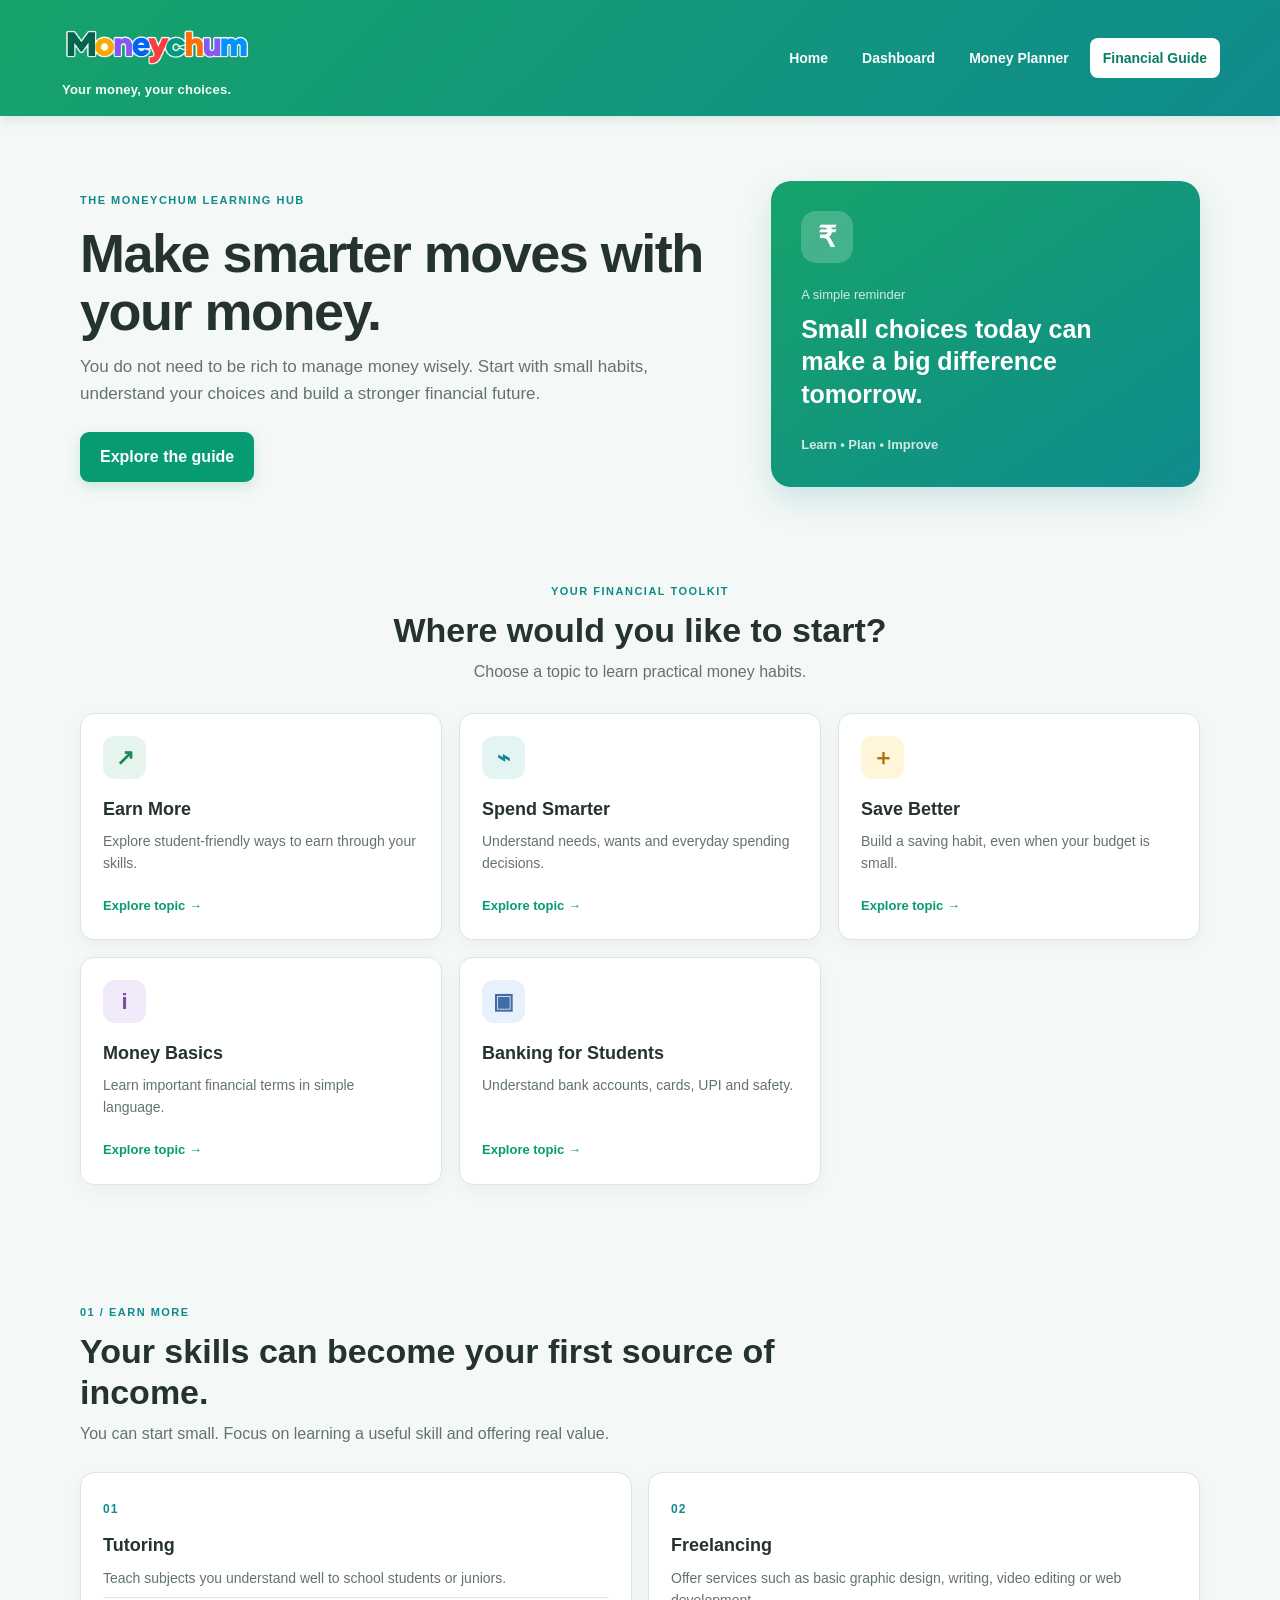
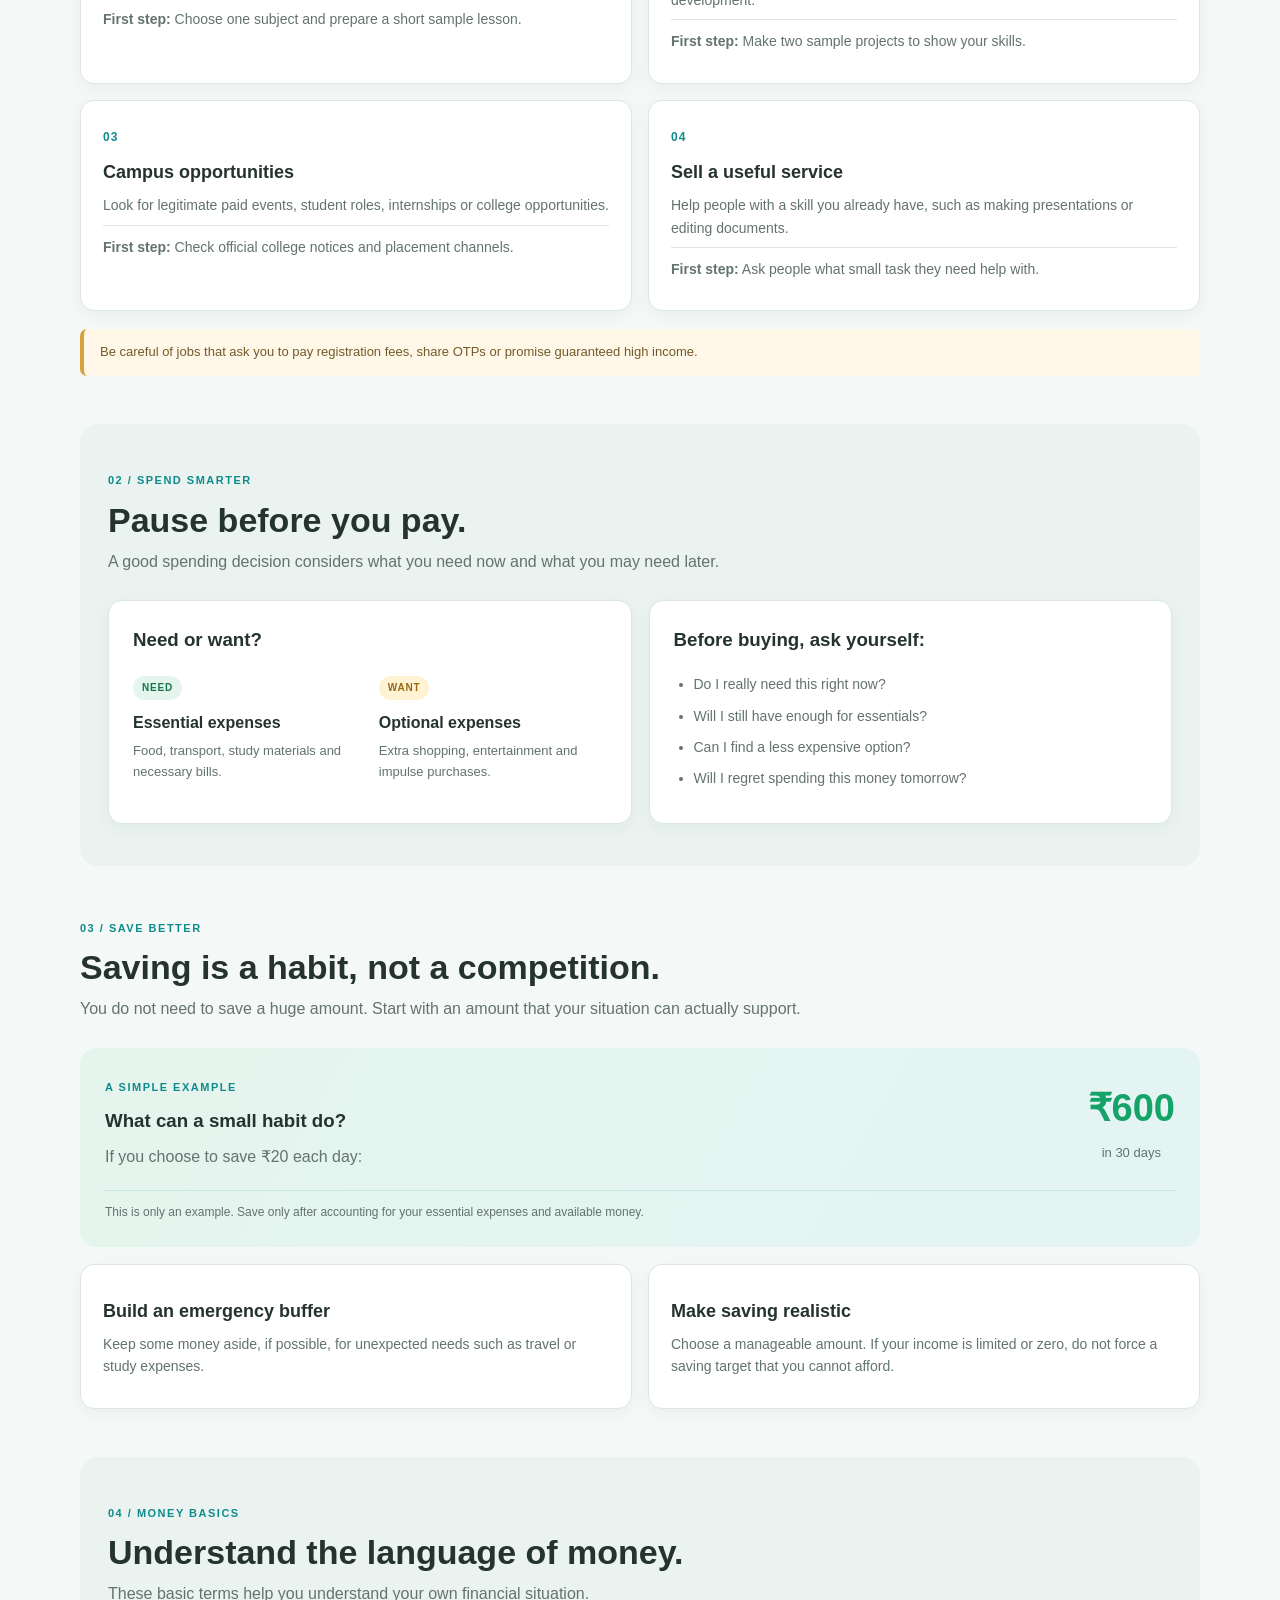
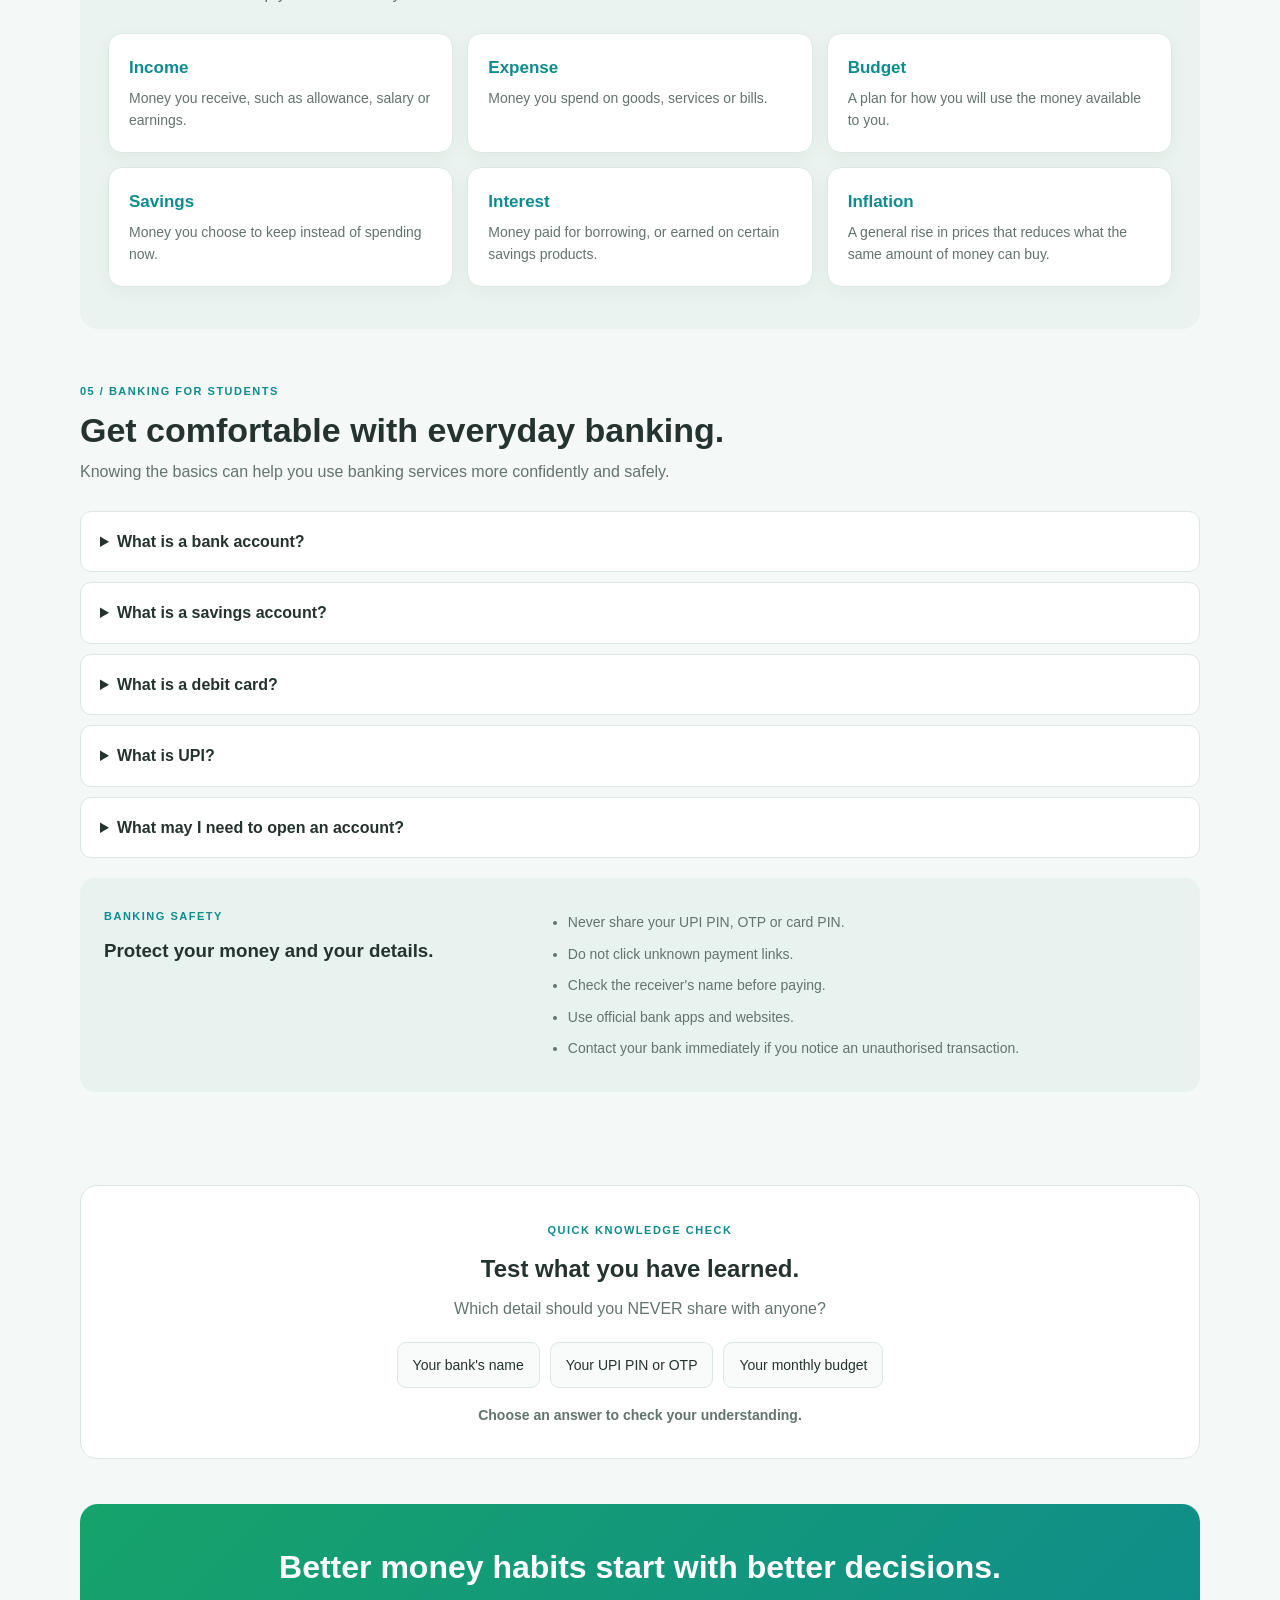
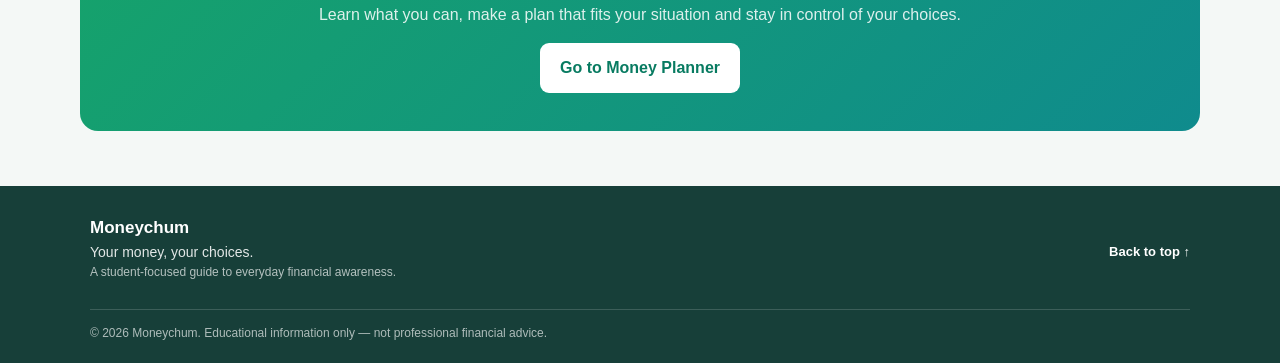
<file: guide.html>
<!DOCTYPE html>
<html lang="en">

<head>
    <meta charset="UTF-8">
    <meta name="viewport" content="width=device-width, initial-scale=1.0">
    <title>Moneychum | Financial Guide</title>
    <link rel="stylesheet" href="guide.css">
    <script src="guide.js" defer></script>
</head>

<body>

    <!-- HEADER: same Moneychum branding -->
    <header class="site-header" id="top">
        <div class="header-inner">
            <a class="brand" href="home.html">
                <img src="assets/logo2.png" alt="Moneychum logo" class="brand-logo">
                <span class="brand-tagline">Your money, your choices.</span>
            </a>


            <nav class="main-nav" aria-label="Main navigation">
                <a href="home.html">Home</a>
                <a href="dashboard.html">Dashboard</a>
                <a href="planner.html">Money Planner</a>
                <a href="guide.html" class="active">Financial Guide</a>
            </nav>
        </div>
    </header>

    <main>
        <!-- INTRODUCTION -->
        <section class="hero page-width">
            <div class="hero-text">
                <span class="eyebrow">THE MONEYCHUM LEARNING HUB</span>
                <h1>Make smarter moves with your money.</h1>
                <p>
                    You do not need to be rich to manage money wisely.
                    Start with small habits, understand your choices and
                    build a stronger financial future.
                </p>
                <a class="primary-link" href="#guide-topics">Explore the guide</a>
            </div>

            <div class="hero-card">
                <div class="hero-card-icon">₹</div>
                <p class="hero-card-label">A simple reminder</p>
                <h2>Small choices today can make a big difference tomorrow.</h2>
                <span>Learn • Plan • Improve</span>
            </div>
        </section>

        <!-- TOPIC CARDS -->
        <section class="page-width guide-section" id="guide-topics">
            <div class="section-heading">
                <span class="eyebrow">YOUR FINANCIAL TOOLKIT</span>
                <h2>Where would you like to start?</h2>
                <p>Choose a topic to learn practical money habits.</p>
            </div>

            <div class="topic-grid">
                <a class="topic-card" href="#earn">
                    <span class="topic-icon green">↗</span>
                    <h3>Earn More</h3>
                    <p>Explore student-friendly ways to earn through your skills.</p>
                    <span class="card-link">Explore topic →</span>
                </a>

                <a class="topic-card" href="#spend">
                    <span class="topic-icon teal">⌁</span>
                    <h3>Spend Smarter</h3>
                    <p>Understand needs, wants and everyday spending decisions.</p>
                    <span class="card-link">Explore topic →</span>
                </a>

                <a class="topic-card" href="#save">
                    <span class="topic-icon yellow">＋</span>
                    <h3>Save Better</h3>
                    <p>Build a saving habit, even when your budget is small.</p>
                    <span class="card-link">Explore topic →</span>
                </a>

                <a class="topic-card" href="#literacy">
                    <span class="topic-icon purple">i</span>
                    <h3>Money Basics</h3>
                    <p>Learn important financial terms in simple language.</p>
                    <span class="card-link">Explore topic →</span>
                </a>

                <a class="topic-card" href="#banking">
                    <span class="topic-icon blue">▣</span>
                    <h3>Banking for Students</h3>
                    <p>Understand bank accounts, cards, UPI and safety.</p>
                    <span class="card-link">Explore topic →</span>
                </a>
            </div>
        </section>

        <!-- EARN MORE -->
        <section class="content-section page-width" id="earn">
            <div class="section-heading left-heading">
                <span class="eyebrow">01 / EARN MORE</span>
                <h2>Your skills can become your first source of income.</h2>
                <p>You can start small. Focus on learning a useful skill and offering real value.</p>
            </div>

            <div class="info-grid">
                <article class="info-card">
                    <span class="mini-icon">01</span>
                    <h3>Tutoring</h3>
                    <p>Teach subjects you understand well to school students or juniors.</p>
                    <p class="tip"><strong>First step:</strong> Choose one subject and prepare a short sample lesson.
                    </p>
                </article>
                <article class="info-card">
                    <span class="mini-icon">02</span>
                    <h3>Freelancing</h3>
                    <p>Offer services such as basic graphic design, writing, video editing or web development.</p>
                    <p class="tip"><strong>First step:</strong> Make two sample projects to show your skills.</p>
                </article>
                <article class="info-card">
                    <span class="mini-icon">03</span>
                    <h3>Campus opportunities</h3>
                    <p>Look for legitimate paid events, student roles, internships or college opportunities.</p>
                    <p class="tip"><strong>First step:</strong> Check official college notices and placement channels.
                    </p>
                </article>
                <article class="info-card">
                    <span class="mini-icon">04</span>
                    <h3>Sell a useful service</h3>
                    <p>Help people with a skill you already have, such as making presentations or editing documents.</p>
                    <p class="tip"><strong>First step:</strong> Ask people what small task they need help with.</p>
                </article>
            </div>
            <p class="safety-note">Be careful of jobs that ask you to pay registration fees, share OTPs or promise
                guaranteed high income.</p>
        </section>

        <!-- SPEND SMARTER -->
        <section class="content-section page-width soft-section" id="spend">
            <div class="section-heading left-heading">
                <span class="eyebrow">02 / SPEND SMARTER</span>
                <h2>Pause before you pay.</h2>
                <p>A good spending decision considers what you need now and what you may need later.</p>
            </div>

            <div class="two-column">
                <div class="simple-panel">
                    <h3>Need or want?</h3>
                    <div class="comparison-row">
                        <div>
                            <span class="pill essential">NEED</span>
                            <h4>Essential expenses</h4>
                            <p>Food, transport, study materials and necessary bills.</p>
                        </div>
                        <div>
                            <span class="pill optional">WANT</span>
                            <h4>Optional expenses</h4>
                            <p>Extra shopping, entertainment and impulse purchases.</p>
                        </div>
                    </div>
                </div>

                <div class="simple-panel">
                    <h3>Before buying, ask yourself:</h3>
                    <ul class="check-list">
                        <li>Do I really need this right now?</li>
                        <li>Will I still have enough for essentials?</li>
                        <li>Can I find a less expensive option?</li>
                        <li>Will I regret spending this money tomorrow?</li>
                    </ul>
                </div>
            </div>
        </section>

        <!-- SAVE BETTER -->
        <section class="content-section page-width" id="save">
            <div class="section-heading left-heading">
                <span class="eyebrow">03 / SAVE BETTER</span>
                <h2>Saving is a habit, not a competition.</h2>
                <p>You do not need to save a huge amount. Start with an amount that your situation can actually support.
                </p>
            </div>

            <div class="saving-example">
                <div>
                    <span class="eyebrow">A SIMPLE EXAMPLE</span>
                    <h3>What can a small habit do?</h3>
                    <p>If you choose to save ₹20 each day:</p>
                </div>
                <div class="saving-number">
                    <strong>₹600</strong>
                    <span>in 30 days</span>
                </div>
                <p class="example-note">This is only an example. Save only after accounting for your essential expenses
                    and available money.</p>
            </div>

            <div class="info-grid two-cards">
                <article class="info-card">
                    <h3>Build an emergency buffer</h3>
                    <p>Keep some money aside, if possible, for unexpected needs such as travel or study expenses.</p>
                </article>
                <article class="info-card">
                    <h3>Make saving realistic</h3>
                    <p>Choose a manageable amount. If your income is limited or zero, do not force a saving target that
                        you cannot afford.</p>
                </article>
            </div>
        </section>

        <!-- FINANCIAL LITERACY -->
        <section class="content-section page-width soft-section" id="literacy">
            <div class="section-heading left-heading">
                <span class="eyebrow">04 / MONEY BASICS</span>
                <h2>Understand the language of money.</h2>
                <p>These basic terms help you understand your own financial situation.</p>
            </div>

            <div class="terms-grid">
                <article class="term-card">
                    <h3>Income</h3>
                    <p>Money you receive, such as allowance, salary or earnings.</p>
                </article>
                <article class="term-card">
                    <h3>Expense</h3>
                    <p>Money you spend on goods, services or bills.</p>
                </article>
                <article class="term-card">
                    <h3>Budget</h3>
                    <p>A plan for how you will use the money available to you.</p>
                </article>
                <article class="term-card">
                    <h3>Savings</h3>
                    <p>Money you choose to keep instead of spending now.</p>
                </article>
                <article class="term-card">
                    <h3>Interest</h3>
                    <p>Money paid for borrowing, or earned on certain savings products.</p>
                </article>
                <article class="term-card">
                    <h3>Inflation</h3>
                    <p>A general rise in prices that reduces what the same amount of money can buy.</p>
                </article>
            </div>
        </section>

        <!-- BANKING -->
        <section class="content-section page-width" id="banking">
            <div class="section-heading left-heading">
                <span class="eyebrow">05 / BANKING FOR STUDENTS</span>
                <h2>Get comfortable with everyday banking.</h2>
                <p>Knowing the basics can help you use banking services more confidently and safely.</p>
            </div>

            <div class="banking-list">
                <details>
                    <summary>What is a bank account?</summary>
                    <p>A bank account is a place where a bank records and holds your money. It can help you receive
                        money, make payments and keep track of transactions.</p>
                </details>
                <details>
                    <summary>What is a savings account?</summary>
                    <p>A savings account is a common type of bank account used to deposit money and access it when
                        needed. Features, fees and interest rates vary by bank and account.</p>
                </details>
                <details>
                    <summary>What is a debit card?</summary>
                    <p>A debit card lets you make payments or withdraw cash using money available in your linked bank
                        account, subject to your bank's rules.</p>
                </details>
                <details>
                    <summary>What is UPI?</summary>
                    <p>UPI is a system that allows people to send and receive money digitally between participating bank
                        accounts.</p>
                </details>
                <details>
                    <summary>What may I need to open an account?</summary>
                    <p>Requirements vary by bank and account type. Banks commonly ask for identity and address
                        verification, photographs or other details. Check the bank's official website or branch for the
                        current list.</p>
                </details>
            </div>

            <div class="security-panel">
                <div>
                    <span class="eyebrow">BANKING SAFETY</span>
                    <h3>Protect your money and your details.</h3>
                </div>
                <ul class="check-list">
                    <li>Never share your UPI PIN, OTP or card PIN.</li>
                    <li>Do not click unknown payment links.</li>
                    <li>Check the receiver's name before paying.</li>
                    <li>Use official bank apps and websites.</li>
                    <li>Contact your bank immediately if you notice an unauthorised transaction.</li>
                </ul>
            </div>
        </section>

        <!-- QUICK KNOWLEDGE CHECK -->
        <section class="quiz-section page-width">
            <div class="quiz-card">
                <span class="eyebrow">QUICK KNOWLEDGE CHECK</span>
                <h2>Test what you have learned.</h2>
                <p id="question">Which detail should you NEVER share with anyone?</p>

                <div class="quiz-options">
                    <button class="quiz-option" data-answer="wrong">Your bank's name</button>
                    <button class="quiz-option" data-answer="correct">Your UPI PIN or OTP</button>
                    <button class="quiz-option" data-answer="wrong">Your monthly budget</button>
                </div>
                <p id="quiz-feedback" class="quiz-feedback" aria-live="polite">Choose an answer to check your
                    understanding.</p>
            </div>
        </section>

        <!-- FINAL MESSAGE -->
        <section class="closing-section page-width">
            <h2>Better money habits start with better decisions.</h2>
            <p>Learn what you can, make a plan that fits your situation and stay in control of your choices.</p>
            <a class="primary-link" href="planner.html">Go to Money Planner</a>
        </section>
    </main>

    <footer class="site-footer">
        <div class="footer-inner">
            <div>
                <p class="footer-brand">Moneychum</p>
                <p class="footer-message">Your money, your choices.</p>
                <p class="footer-note">A student-focused guide to everyday financial awareness.</p>
            </div>
            <a class="back-to-top" href="#top">Back to top ↑</a>
            <p class="copyright">© 2026 Moneychum. Educational information only — not professional financial advice.</p>
        </div>
    </footer>
 <script src="guide.js" defer></script>
</body>

</html>
</file>
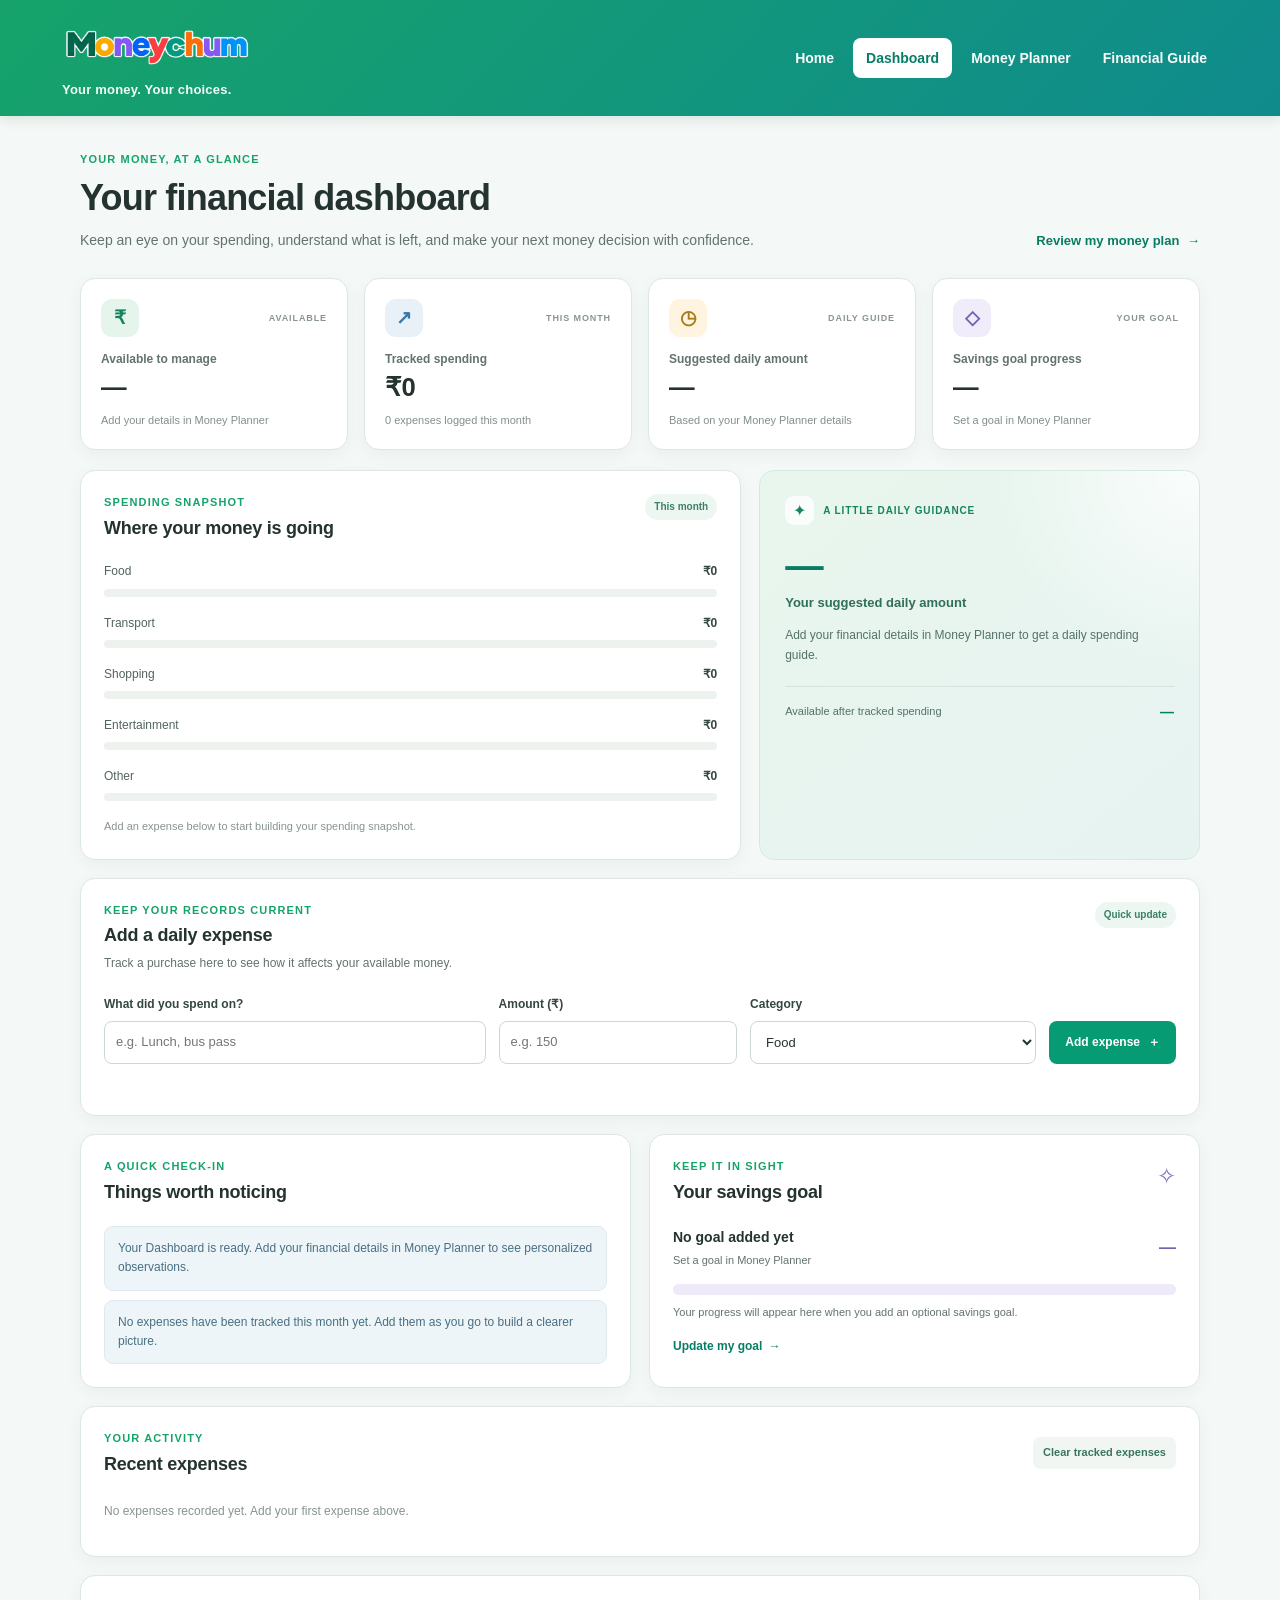
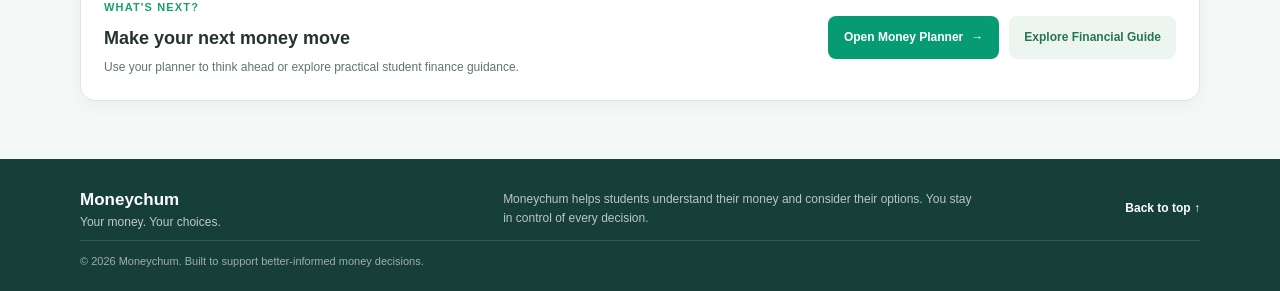
<file: html/dashboard.html>
<!DOCTYPE html>
<html lang="en">
<head>
    <meta charset="UTF-8">
    <meta name="viewport" content="width=device-width, initial-scale=1.0">
    <meta name="description" content="Moneychum student financial dashboard">
    <title>Moneychum | Dashboard</title>
    <link rel="stylesheet" href="../css/dashboard.css">
    <script src="../js/dashboard.js" defer></script>
</head>
<body>
    <header class="site-header" id="top">
        <div class="header-inner">
            <a href="home.html" class="brand" aria-label="Moneychum home">
                <img src="../assets/logo2.png" alt="Moneychum" class="brand-logo">
                <span class="brand-tagline">Your money. Your choices.</span>
            </a>

            <nav class="main-nav" aria-label="Main navigation">
                <a href="home.html">Home</a>
                <a href="index.html" class="active" aria-current="page">Dashboard</a>
                <a href="planner.html">Money Planner</a>
                <a href="guide.html">Financial Guide</a>
            </nav>
        </div>
    </header>

    <main class="dashboard-container">
        <section class="welcome-section">
            <div>
                <p class="eyebrow">YOUR MONEY, AT A GLANCE</p>
                <h1>Your financial dashboard</h1>
                <p>Keep an eye on your spending, understand what is left, and make your next money decision with confidence.</p>
            </div>
            <a class="welcome-link" href="planner.html">Review my money plan <span aria-hidden="true">→</span></a>
        </section>

        <section class="summary-grid" aria-label="Financial summary">
            <article class="summary-card">
                <div class="card-topline">
                    <span class="card-icon green-icon" aria-hidden="true">₹</span>
                    <span class="card-kicker">AVAILABLE</span>
                </div>
                <p>Available to manage</p>
                <h2 id="availableMoneyValue">—</h2>
                <small id="availableMoneyNote">Add your details in Money Planner</small>
            </article>

            <article class="summary-card">
                <div class="card-topline">
                    <span class="card-icon blue-icon" aria-hidden="true">↗</span>
                    <span class="card-kicker">THIS MONTH</span>
                </div>
                <p>Tracked spending</p>
                <h2 id="monthlySpentValue">₹0</h2>
                <small id="monthlySpentNote">Expenses you add appear here</small>
            </article>

            <article class="summary-card">
                <div class="card-topline">
                    <span class="card-icon orange-icon" aria-hidden="true">◷</span>
                    <span class="card-kicker">DAILY GUIDE</span>
                </div>
                <p>Suggested daily amount</p>
                <h2 id="dailyBudgetValue">—</h2>
                <small id="dailyBudgetNote">Based on your Money Planner details</small>
            </article>

            <article class="summary-card">
                <div class="card-topline">
                    <span class="card-icon purple-icon" aria-hidden="true">◇</span>
                    <span class="card-kicker">YOUR GOAL</span>
                </div>
                <p>Savings goal progress</p>
                <h2 id="goalStatusValue">—</h2>
                <small id="goalStatusNote">Set a goal in Money Planner</small>
            </article>
        </section>

        <section class="middle-grid">
            <article class="dashboard-card spending-card">
                <div class="section-heading">
                    <div>
                        <p class="eyebrow">SPENDING SNAPSHOT</p>
                        <h2>Where your money is going</h2>
                    </div>
                    <span class="period-label">This month</span>
                </div>

                <div class="spending-item">
                    <div class="spending-info"><span>Food</span><strong id="spendFood">₹0</strong></div>
                    <div class="progress-bar"><div class="progress food" id="barFood"></div></div>
                </div>
                <div class="spending-item">
                    <div class="spending-info"><span>Transport</span><strong id="spendTransport">₹0</strong></div>
                    <div class="progress-bar"><div class="progress transport" id="barTransport"></div></div>
                </div>
                <div class="spending-item">
                    <div class="spending-info"><span>Shopping</span><strong id="spendShopping">₹0</strong></div>
                    <div class="progress-bar"><div class="progress shopping" id="barShopping"></div></div>
                </div>
                <div class="spending-item">
                    <div class="spending-info"><span>Entertainment</span><strong id="spendEntertainment">₹0</strong></div>
                    <div class="progress-bar"><div class="progress entertainment" id="barEntertainment"></div></div>
                </div>
                <div class="spending-item spending-item-last">
                    <div class="spending-info"><span>Other</span><strong id="spendOther">₹0</strong></div>
                    <div class="progress-bar"><div class="progress other" id="barOther"></div></div>
                </div>
                <p class="chart-note" id="spendingChartNote">Add an expense below to start building your spending snapshot.</p>
            </article>

            <article class="guidance-card">
                <div class="guidance-topline">
                    <span class="guidance-icon" aria-hidden="true">✦</span>
                    <span class="guidance-label">A LITTLE DAILY GUIDANCE</span>
                </div>
                <h2 id="dailyGuidanceAmount">—</h2>
                <p class="guidance-title">Your suggested daily amount</p>
                <p id="dailyGuidanceText">Once you add your financial details in Money Planner, we can help you pace your available money.</p>
                <div class="guidance-divider"></div>
                <div class="guidance-bottom">
                    <span>Available after tracked spending</span>
                    <strong id="remainingMoneyValue">—</strong>
                </div>
            </article>
        </section>

        <section class="dashboard-card expense-entry-card">
            <div class="section-heading">
                <div>
                    <p class="eyebrow">KEEP YOUR RECORDS CURRENT</p>
                    <h2>Add a daily expense</h2>
                    <p>Track a purchase here to see how it affects your available money.</p>
                </div>
                <span class="entry-badge">Quick update</span>
            </div>

            <form class="expense-form" id="expenseForm">
                <div class="expense-field">
                    <label for="expenseName">What did you spend on?</label>
                    <input type="text" id="expenseName" name="expenseName" placeholder="e.g. Lunch, bus pass" maxlength="60" required>
                </div>
                <div class="expense-field">
                    <label for="expenseAmount">Amount (₹)</label>
                    <input type="number" id="expenseAmount" name="expenseAmount" placeholder="e.g. 150" min="1" step="0.01" required>
                </div>
                <div class="expense-field">
                    <label for="expenseCategory">Category</label>
                    <select id="expenseCategory" name="expenseCategory" required>
                        <option value="food">Food</option>
                        <option value="transport">Transport</option>
                        <option value="shopping">Shopping</option>
                        <option value="entertainment">Entertainment</option>
                        <option value="other">Other</option>
                    </select>
                </div>
                <button type="submit" class="primary-button">Add expense <span aria-hidden="true">＋</span></button>
            </form>
            <p id="message" class="form-message" role="status" aria-live="polite"></p>
        </section>

        <section class="lower-grid">
            <article class="dashboard-card observations-card">
                <div class="section-heading">
                    <div>
                        <p class="eyebrow">A QUICK CHECK-IN</p>
                        <h2>Things worth noticing</h2>
                    </div>
                </div>
                <div id="alertsContainer" class="alerts-container">
                    <div class="alert info">Complete your Money Planner details to see observations about your finances here.</div>
                </div>
            </article>

            <article class="dashboard-card goal-card">
                <div class="section-heading">
                    <div>
                        <p class="eyebrow">KEEP IT IN SIGHT</p>
                        <h2>Your savings goal</h2>
                    </div>
                    <span class="goal-sparkle" aria-hidden="true">✧</span>
                </div>
                <div class="goal-info">
                    <div>
                        <h3 id="goalName">No goal added yet</h3>
                        <p id="goalSavedLabel">Set a goal in Money Planner</p>
                    </div>
                    <strong id="goalPercent">—</strong>
                </div>
                <div class="goal-progress"><div id="goalFill"></div></div>
                <p id="goalRemaining">Your progress will appear here when you add a savings goal.</p>
                <a href="planner.html" class="text-link">Update my goal <span aria-hidden="true">→</span></a>
            </article>
        </section>

        <section class="dashboard-card recent-expenses-card">
            <div class="section-heading recent-heading">
                <div>
                    <p class="eyebrow">YOUR ACTIVITY</p>
                    <h2>Recent expenses</h2>
                </div>
                <button type="button" class="text-button" id="clearExpensesBtn">Clear tracked expenses</button>
            </div>
            <div id="recentExpenses" class="recent-expenses">
                <p class="empty-state">No expenses recorded yet. Add your first expense above.</p>
            </div>
        </section>

        <section class="quick-actions">
            <div>
                <p class="eyebrow">WHAT'S NEXT?</p>
                <h2>Make your next money move</h2>
                <p>Use your planner to think ahead or explore practical student finance guidance.</p>
            </div>
            <div class="action-buttons">
                <a href="planner.html" class="primary-button action-link">Open Money Planner <span aria-hidden="true">→</span></a>
                <a href="guide.html" class="reset-button action-link">Explore Financial Guide</a>
            </div>
        </section>
    </main>

    <footer class="site-footer">
        <div class="footer-inner">
            <div>
                <p class="footer-brand">Moneychum</p>
                <p class="footer-tagline">Your money. Your choices.</p>
            </div>
            <p class="footer-note">Moneychum helps students understand their money and consider their options. You stay in control of every decision.</p>
            <a href="#top" class="back-to-top">Back to top ↑</a>
            <p class="copyright">© 2026 Moneychum. Built to support better-informed money decisions.</p>
        </div>
    </footer>
</body>
</html>
</file>
<file: guide.css>
/* MONEYCHUM FINANCIAL GUIDE
   Beginner note: CSS controls the colours, spacing and appearance of the page. */

:root {
    --brand-green: #16a36a;
    --brand-teal: #0f8b8d;
    --button-green: #079b73;
    --button-green-hover: #067f60;
    --page-background: #f4f8f6;
    --card-background: #ffffff;
    --text-primary: #24332f;
    --text-muted: #63736d;
    --border-color: #dce7e2;
}

* {
    box-sizing: border-box;
}

html {
    scroll-behavior: smooth;
}

body {
    margin: 0;
    font-family: "Segoe UI", Arial, sans-serif;
    background: var(--page-background);
    color: var(--text-primary);
    line-height: 1.6;
}

a {
    color: inherit;
    text-decoration: none;
}

.page-width {
    width: min(1120px, calc(100% - 48px));
    margin: 0 auto;
}

/* HEADER */
.site-header {
    padding: 15px 28px;
    background: linear-gradient(135deg, var(--brand-green), var(--brand-teal));
    box-shadow: 0 3px 12px rgba(19, 72, 57, 0.12);
}

.header-inner {
    width: min(1160px, 100%);
    margin: 0 auto;
    display: flex;
    align-items: center;
    justify-content: space-between;
    gap: 28px;
}

.brand {
    display: flex;
    flex-direction: column;
    align-items: flex-start;
    gap: 2px;
    flex-shrink: 0;
}

.brand-logo {
    display: block;
    width: 190px;
    max-width: 54vw;
    height: auto;
}

.brand-tagline {
    color: rgba(255, 255, 255, 0.95);
    padding-left: 2px;
    font-size: 13px;
    font-weight: 600;
    letter-spacing: 0.2px;
}

.main-nav {
    display: flex;
    align-items: center;
    justify-content: flex-end;
    gap: 8px;
    flex-wrap: wrap;
}

.main-nav a {
    padding: 8px 12px;
    border: 1px solid transparent;
    border-radius: 8px;
    color: rgba(255,255,255,.97);
    text-decoration: none;
    font-size: 14px;
    font-weight: 600;
    transition: background-color .16s ease, border-color .16s ease;
}
.main-nav a:hover,
.main-nav a:focus-visible {
    background: rgba(255,255,255,.13);
    border-color: rgba(255,255,255,.25);
    outline: none;
}
.main-nav a.active,
.main-nav a[aria-current="page"] { background: #fff; color: #087d65; }

/* COMMON TEXT */
.eyebrow {
    color: var(--brand-teal);
    font-size: 11px;
    font-weight: 800;
    letter-spacing: 1.5px;
}

h1, h2, h3, h4, p {
    margin-top: 0;
}

.section-heading {
    text-align: center;
    max-width: 680px;
    margin: 0 auto 28px;
}

.section-heading h2 {
    margin: 8px 0;
    font-size: clamp(25px, 4vw, 34px);
    line-height: 1.2;
}

.section-heading p {
    color: var(--text-muted);
    margin-bottom: 0;
}

.left-heading {
    text-align: left;
    max-width: 760px;
    margin: 0 0 26px;
}

/* HERO */
.hero {
    display: grid;
    grid-template-columns: 1.2fr 0.8fr;
    align-items: center;
    gap: 48px;
    padding-top: 65px;
    padding-bottom: 65px;
}

.hero h1 {
    max-width: 650px;
    margin: 12px 0;
    font-size: clamp(36px, 5vw, 54px);
    line-height: 1.08;
    letter-spacing: -1.5px;
}

.hero-text p {
    max-width: 590px;
    color: var(--text-muted);
    font-size: 17px;
    margin-bottom: 25px;
}

.primary-link {
    display: inline-block;
    padding: 12px 20px;
    border-radius: 9px;
    background: var(--button-green);
    color: white;
    font-weight: 700;
    box-shadow: 0 5px 13px rgba(7, 155, 115, 0.17);
    transition: background-color 0.2s ease, transform 0.2s ease;
}

.primary-link:hover {
    background: var(--button-green-hover);
    transform: translateY(-2px);
}

.hero-card {
    padding: 30px;
    min-height: 260px;
    border-radius: 20px;
    color: white;
    background: linear-gradient(145deg, var(--brand-green), var(--brand-teal));
    box-shadow: 0 14px 30px rgba(15, 139, 141, 0.17);
}

.hero-card-icon {
    display: grid;
    place-items: center;
    width: 52px;
    height: 52px;
    margin-bottom: 22px;
    border-radius: 15px;
    background: rgba(255, 255, 255, 0.2);
    font-size: 29px;
    font-weight: 800;
}

.hero-card-label {
    margin-bottom: 7px;
    color: rgba(255, 255, 255, 0.8);
    font-size: 13px;
}

.hero-card h2 {
    max-width: 330px;
    font-size: 25px;
    line-height: 1.3;
}

.hero-card span {
    color: rgba(255, 255, 255, 0.8);
    font-size: 13px;
    font-weight: 600;
}

/* TOPIC CARDS */
.guide-section {
    padding-top: 25px;
    padding-bottom: 65px;
}

.topic-grid {
    display: grid;
    grid-template-columns: repeat(3, minmax(0, 1fr));
    gap: 17px;
}

.topic-card,
.info-card,
.term-card,
.simple-panel {
    background: var(--card-background);
    border: 1px solid var(--border-color);
    border-radius: 14px;
    box-shadow: 0 5px 18px rgba(31, 66, 53, 0.045);
}

.topic-card {
    display: block;
    padding: 22px;
    transition: transform 0.2s ease, box-shadow 0.2s ease;
}

.topic-card:hover {
    transform: translateY(-4px);
    box-shadow: 0 10px 25px rgba(31, 66, 53, 0.09);
}

.topic-icon {
    display: grid;
    place-items: center;
    width: 43px;
    height: 43px;
    border-radius: 12px;
    font-size: 22px;
    font-weight: 800;
}

.green { background: #e5f5ed; color: #16875c; }
.teal { background: #e4f4f3; color: #0f8b8d; }
.yellow { background: #fff5d9; color: #a8750b; }
.purple { background: #f0eafa; color: #7651a5; }
.blue { background: #e8f0fb; color: #416da8; }

.topic-card h3 {
    margin: 16px 0 6px;
    font-size: 18px;
}

.topic-card p {
    min-height: 48px;
    margin-bottom: 14px;
    color: var(--text-muted);
    font-size: 14px;
}

.card-link {
    color: var(--button-green);
    font-size: 13px;
    font-weight: 750;
}

/* CONTENT SECTIONS */
.content-section {
    padding-top: 48px;
    padding-bottom: 48px;
    scroll-margin-top: 20px;
}

.soft-section {
    padding: 42px 28px;
    border-radius: 18px;
    background: #eaf3ef;
}

.info-grid {
    display: grid;
    grid-template-columns: repeat(2, minmax(0, 1fr));
    gap: 16px;
}

.info-card {
    padding: 22px;
}

.info-card h3 {
    margin: 10px 0 7px;
    font-size: 18px;
}

.info-card p {
    margin-bottom: 8px;
    color: var(--text-muted);
    font-size: 14px;
}

.info-card .tip {
    padding-top: 10px;
    border-top: 1px solid var(--border-color);
}

.mini-icon {
    color: var(--brand-teal);
    font-size: 12px;
    font-weight: 800;
    letter-spacing: 1px;
}

.safety-note {
    margin: 18px 0 0;
    padding: 13px 16px;
    border-left: 4px solid #d4a33b;
    border-radius: 7px;
    background: #fff8e8;
    color: #725b2a;
    font-size: 13px;
}

/* SPENDING */
.two-column {
    display: grid;
    grid-template-columns: 1fr 1fr;
    gap: 17px;
}

.simple-panel {
    padding: 24px;
}

.simple-panel h3 {
    margin-bottom: 18px;
}

.comparison-row {
    display: grid;
    grid-template-columns: 1fr 1fr;
    gap: 18px;
}

.pill {
    display: inline-block;
    padding: 4px 9px;
    border-radius: 20px;
    font-size: 10px;
    font-weight: 800;
    letter-spacing: 0.8px;
}

.essential {
    color: #16764f;
    background: #e5f5ed;
}

.optional {
    color: #946a15;
    background: #fff3d4;
}

.comparison-row h4 {
    margin: 10px 0 5px;
}

.comparison-row p {
    margin-bottom: 0;
    color: var(--text-muted);
    font-size: 13px;
}

.check-list {
    margin: 0;
    padding-left: 20px;
}

.check-list li {
    margin: 9px 0;
    color: var(--text-muted);
    font-size: 14px;
}

/* SAVING */
.saving-example {
    display: grid;
    grid-template-columns: 1fr auto;
    align-items: center;
    gap: 20px;
    padding: 25px;
    border-radius: 16px;
    background: linear-gradient(120deg, #e5f5ed, #e4f4f3);
}

.saving-example h3 {
    margin: 8px 0;
}

.saving-example p {
    margin-bottom: 0;
    color: var(--text-muted);
}

.saving-number {
    text-align: center;
}

.saving-number strong {
    display: block;
    color: var(--brand-green);
    font-size: 38px;
}

.saving-number span {
    color: var(--text-muted);
    font-size: 13px;
}

.example-note {
    grid-column: 1 / -1;
    padding-top: 12px;
    border-top: 1px solid rgba(15, 139, 141, 0.15);
    font-size: 12px;
}

.two-cards {
    margin-top: 17px;
}

/* FINANCIAL TERMS */
.terms-grid {
    display: grid;
    grid-template-columns: repeat(3, minmax(0, 1fr));
    gap: 14px;
}

.term-card {
    padding: 20px;
}

.term-card h3 {
    margin-bottom: 6px;
    color: var(--brand-teal);
    font-size: 17px;
}

.term-card p {
    margin-bottom: 0;
    color: var(--text-muted);
    font-size: 14px;
}

/* BANKING ACCORDION */
.banking-list {
    display: grid;
    gap: 10px;
}

.banking-list details {
    padding: 17px 19px;
    border: 1px solid var(--border-color);
    border-radius: 11px;
    background: white;
}

.banking-list summary {
    cursor: pointer;
    font-weight: 700;
}

.banking-list details p {
    margin: 12px 0 0;
    color: var(--text-muted);
    font-size: 14px;
}

.security-panel {
    display: grid;
    grid-template-columns: 0.8fr 1.2fr;
    gap: 25px;
    margin-top: 20px;
    padding: 24px;
    border-radius: 15px;
    background: #e8f3ef;
}

.security-panel h3 {
    margin: 8px 0 0;
}

/* QUIZ */
.quiz-section {
    padding-top: 45px;
    padding-bottom: 45px;
}

.quiz-card {
    padding: 30px;
    border: 1px solid var(--border-color);
    border-radius: 17px;
    background: white;
    text-align: center;
}

.quiz-card h2 {
    margin: 8px 0;
}

.quiz-card > p {
    color: var(--text-muted);
}

.quiz-options {
    display: flex;
    justify-content: center;
    gap: 10px;
    flex-wrap: wrap;
    margin-top: 20px;
}

.quiz-option {
    padding: 11px 15px;
    border: 1px solid var(--border-color);
    border-radius: 9px;
    background: #f8fbf9;
    color: var(--text-primary);
    font: inherit;
    font-size: 14px;
    cursor: pointer;
}

.quiz-option:hover {
    border-color: var(--button-green);
}

.quiz-option.correct {
    border-color: var(--brand-green);
    background: #e5f5ed;
}

.quiz-option.wrong {
    border-color: #d77b6b;
    background: #fff0ed;
}

.quiz-feedback {
    min-height: 24px;
    margin: 16px 0 0;
    font-size: 14px;
    font-weight: 650;
}

/* CLOSING SECTION */
.closing-section {
    margin-bottom: 55px;
    padding: 38px 25px;
    border-radius: 18px;
    background: linear-gradient(135deg, var(--brand-green), var(--brand-teal));
    color: white;
    text-align: center;
}

.closing-section h2 {
    margin-bottom: 8px;
    font-size: clamp(23px, 4vw, 32px);
}

.closing-section p {
    color: rgba(255, 255, 255, 0.86);
}

.closing-section .primary-link {
    background: white;
    color: #087b61;
    box-shadow: none;
}

/* FOOTER */
.site-footer {
    padding: 28px 24px 20px;
    background: #173f39;
    color: rgba(255, 255, 255, 0.88);
}

.footer-inner {
    width: min(1100px, 100%);
    margin: 0 auto;
    display: grid;
    grid-template-columns: 1fr auto;
    align-items: center;
    gap: 8px 24px;
}

.footer-inner p {
    margin: 0;
}

.footer-brand {
    color: white;
    font-size: 17px;
    font-weight: 700;
}

.footer-message {
    font-size: 14px;
}

.footer-note {
    color: rgba(255, 255, 255, 0.68);
    font-size: 12px;
}

.back-to-top {
    grid-column: 2;
    grid-row: 1 / span 2;
    color: white;
    font-size: 13px;
    font-weight: 600;
}

.copyright {
    grid-column: 1 / -1;
    padding-top: 14px;
    margin-top: 10px !important;
    border-top: 1px solid rgba(255, 255, 255, 0.16);
    color: rgba(255, 255, 255, 0.65);
    font-size: 12px;
}

/* MOBILE LAYOUT */
@media (max-width: 800px) {
    .header-inner {
        align-items: flex-start;
        flex-direction: column;
        gap: 15px;
    }

    .main-nav {
        justify-content: flex-start;
    }

    .hero {
        grid-template-columns: 1fr;
        gap: 25px;
        padding-top: 42px;
        padding-bottom: 42px;
    }

    .topic-grid {
        grid-template-columns: repeat(2, minmax(0, 1fr));
    }

    .terms-grid {
        grid-template-columns: repeat(2, minmax(0, 1fr));
    }
}

@media (max-width: 560px) {
    .site-header {
        padding: 16px 18px;
    }

    .main-nav {
        width: 100%;
        gap: 4px;
    }

    .main-nav a {
        padding: 8px 9px;
        font-size: 12px;
    }

    .page-width {
        width: min(100% - 30px, 1120px);
    }

    .hero h1 {
        font-size: 37px;
    }

    .topic-grid,
    .info-grid,
    .two-column,
    .terms-grid,
    .security-panel {
        grid-template-columns: 1fr;
    }

    .soft-section {
        padding: 30px 16px;
    }

    .comparison-row {
        grid-template-columns: 1fr;
    }

    .saving-example {
        grid-template-columns: 1fr;
    }

    .saving-number {
        text-align: left;
    }

    .example-note {
        grid-column: 1;
    }

    .quiz-card {
        padding: 23px 16px;
    }

    .quiz-options {
        flex-direction: column;
    }

    .quiz-option {
        width: 100%;
    }

    .footer-inner {
        grid-template-columns: 1fr;
    }

    .back-to-top {
        grid-column: 1;
        grid-row: auto;
        justify-self: start;
        margin-top: 8px;
    }

    .copyright {
        grid-column: 1;
    }
}
</file>
<file: css/dashboard.css>
:root {
    --brand-green: #16a36a;
    --brand-teal: #0f8b8d;
    --button-green: #079b73;
    --button-green-hover: #067f60;
    --page-background: #f4f8f6;
    --card-background: #ffffff;
    --text-primary: #24332f;
    --text-muted: #63736d;
    --border-color: #dce7e2;
    --focus-ring: rgba(7, 155, 115, 0.18);
}

* { box-sizing: border-box; }
html { scroll-behavior: smooth; }
body {
    margin: 0;
    font-family: "Segoe UI", Arial, sans-serif;
    background: var(--page-background);
    color: var(--text-primary);
    line-height: 1.6;
}
a { color: inherit; text-decoration: none; }
button, input, select { font: inherit; }

/* HEADER — MATCHES THE MONEYCHUM HOMEPAGE */
.site-header {
    padding: 15px 28px;
    background: linear-gradient(135deg, var(--brand-green), var(--brand-teal));
    box-shadow: 0 3px 12px rgba(19, 72, 57, 0.12);
}
.header-inner {
    width: min(1160px, 100%);
    margin: 0 auto;
    display: flex;
    align-items: center;
    justify-content: space-between;
    gap: 28px;
}
.brand {
    display: flex;
    flex-direction: column;
    align-items: flex-start;
    gap: 2px;
    flex-shrink: 0;
    text-decoration: none;
}
.brand-logo { display: block; width: 190px; max-width: 54vw; height: auto; }
.brand-tagline {
    color: rgba(255,255,255,.95);
    padding-left: 2px;
    font-size: 13px;
    font-weight: 600;
    letter-spacing: .2px;
}
.main-nav {
    display: flex;
    align-items: center;
    justify-content: flex-end;
    flex-wrap: wrap;
    gap: 6px;
}
.main-nav a {
    padding: 8px 12px;
    border: 1px solid transparent;
    border-radius: 8px;
    color: rgba(255,255,255,.97);
    text-decoration: none;
    font-size: 14px;
    font-weight: 600;
    transition: background-color .16s ease, border-color .16s ease;
}
.main-nav a:hover,
.main-nav a:focus-visible {
    background: rgba(255,255,255,.13);
    border-color: rgba(255,255,255,.25);
    outline: none;
}
.main-nav a.active,
.main-nav a[aria-current="page"] { background: #fff; color: #087d65; }

/* MAIN LAYOUT */
.dashboard-container { width: min(1120px, calc(100% - 48px)); margin: 0 auto; padding: 35px 0 58px; }
.welcome-section {
    display: flex;
    align-items: flex-end;
    justify-content: space-between;
    gap: 25px;
    margin-bottom: 27px;
}
.eyebrow {
    margin: 0 0 7px;
    color: var(--brand-green);
    font-size: 11px;
    font-weight: 800;
    letter-spacing: 1.15px;
}
.welcome-section h1 { margin: 0; font-size: clamp(28px, 3vw, 36px); line-height: 1.2; letter-spacing: -.8px; }
.welcome-section > div > p:last-child { max-width: 680px; margin: 10px 0 0; color: var(--text-muted); font-size: 14px; }
.welcome-link { flex: 0 0 auto; color: #087d65; font-size: 13px; font-weight: 750; }
.welcome-link span { margin-left: 4px; }

/* SUMMARY CARDS */
.summary-grid { display: grid; grid-template-columns: repeat(4, minmax(0, 1fr)); gap: 16px; margin-bottom: 20px; }
.summary-card,
.dashboard-card,
.quick-actions {
    background: var(--card-background);
    border: 1px solid var(--border-color);
    border-radius: 15px;
    box-shadow: 0 5px 18px rgba(31,66,53,.045);
}
.summary-card { min-width: 0; padding: 20px; transition: transform .18s ease, box-shadow .18s ease; }
.summary-card:hover { transform: translateY(-3px); box-shadow: 0 10px 22px rgba(31,66,53,.075); }
.card-topline { display: flex; align-items: center; justify-content: space-between; gap: 10px; }
.card-icon { width: 38px; height: 38px; display: grid; place-items: center; border-radius: 11px; font-size: 19px; font-weight: 800; }
.green-icon { background: #e6f5ec; color: #12845f; }
.blue-icon { background: #e8f1f8; color: #3979a9; }
.orange-icon { background: #fff4df; color: #a77b19; }
.purple-icon { background: #f0ecfa; color: #7760b1; }
.card-kicker { color: #89968f; font-size: 9px; font-weight: 800; letter-spacing: .9px; }
.summary-card > p { margin: 13px 0 2px; color: var(--text-muted); font-size: 12px; font-weight: 650; }
.summary-card h2 { overflow-wrap: anywhere; margin: 0; font-size: clamp(21px, 2vw, 26px); line-height: 1.3; letter-spacing: -.5px; }
.summary-card small { display: block; margin-top: 7px; color: #829089; font-size: 11px; }

/* MIDDLE PANELS */
.middle-grid { display: grid; grid-template-columns: 1.2fr .8fr; gap: 18px; margin-bottom: 18px; }
.dashboard-card { min-width: 0; padding: 23px; }
.section-heading { display: flex; align-items: flex-start; justify-content: space-between; gap: 15px; margin-bottom: 22px; }
.section-heading .eyebrow { margin-bottom: 5px; }
.section-heading h2 { margin: 0; font-size: 18px; line-height: 1.3; letter-spacing: -.25px; }
.section-heading p:not(.eyebrow) { margin: 6px 0 0; color: var(--text-muted); font-size: 12px; }
.period-label, .entry-badge { flex: 0 0 auto; padding: 5px 9px; border-radius: 999px; background: #edf6f1; color: #398268; font-size: 10px; font-weight: 700; }
.spending-item { margin-bottom: 17px; }
.spending-item-last { margin-bottom: 0; }
.spending-info { display: flex; justify-content: space-between; gap: 14px; margin-bottom: 7px; font-size: 12px; }
.spending-info span { color: #52645c; }
.spending-info strong { color: #344740; font-size: 12px; }
.progress-bar, .goal-progress { height: 8px; overflow: hidden; border-radius: 20px; background: #edf2ef; }
.progress { width: 0; height: 100%; border-radius: inherit; transition: width .3s ease; }
.food { background: #16a36a; }
.transport { background: #0f8b8d; }
.shopping { background: #d3a13b; }
.entertainment { background: #8873bd; }
.other { background: #6596bd; }
.chart-note { margin: 17px 0 0; color: #87948e; font-size: 11px; }

/* DAILY GUIDANCE */
.guidance-card {
    position: relative;
    overflow: hidden;
    padding: 25px;
    border: 1px solid #d6e9df;
    border-radius: 15px;
    background: radial-gradient(circle at 100% 0%, rgba(255,255,255,.8), transparent 35%), linear-gradient(140deg, #e8f6ed, #e7f3f1);
}
.guidance-topline { display: flex; align-items: center; gap: 9px; }
.guidance-icon { width: 29px; height: 29px; display: grid; place-items: center; border-radius: 9px; background: rgba(255,255,255,.75); color: #16845c; }
.guidance-label { color: #16845c; font-size: 10px; font-weight: 800; letter-spacing: .9px; }
.guidance-card h2 { margin: 20px 0 0; color: #087d65; font-size: clamp(32px, 3vw, 39px); line-height: 1.1; letter-spacing: -1px; }
.guidance-title { margin: 5px 0 13px !important; color: #326e5b !important; font-size: 13px !important; font-weight: 700; }
.guidance-card > p { margin: 0; color: #557267; font-size: 12px; }
.guidance-divider { height: 1px; margin: 21px 0 14px; background: #d2e5db; }
.guidance-bottom { display: flex; justify-content: space-between; align-items: center; gap: 12px; color: #557267; font-size: 11px; }
.guidance-bottom strong { color: #087d65; font-size: 14px; }

/* EXPENSE FORM */
.expense-entry-card { margin-bottom: 18px; }
.expense-form { display: grid; grid-template-columns: 1.2fr .75fr .9fr auto; align-items: end; gap: 13px; }
.expense-field { min-width: 0; display: flex; flex-direction: column; gap: 7px; }
.expense-field label { color: #344740; font-size: 12px; font-weight: 700; }
.expense-field input, .expense-field select {
    width: 100%; min-width: 0; min-height: 43px; padding: 9px 11px;
    border: 1px solid #cbd8d2; border-radius: 8px; background: #fff;
    color: var(--text-primary); font-size: 13px;
}
.expense-field input:focus, .expense-field select:focus { outline: none; border-color: var(--button-green); box-shadow: 0 0 0 3px var(--focus-ring); }
.primary-button {
    display: inline-flex; min-height: 43px; align-items: center; justify-content: center; gap: 8px;
    padding: 10px 16px; border: 0; border-radius: 8px; background: var(--button-green);
    color: #fff; font-size: 12px; font-weight: 750; cursor: pointer;
    transition: background-color .16s ease, transform .16s ease;
}
.primary-button:hover { background: var(--button-green-hover); transform: translateY(-1px); }
.primary-button:focus-visible, .text-button:focus-visible, a:focus-visible { outline: 3px solid rgba(7,155,115,.28); outline-offset: 3px; }
.form-message { min-height: 18px; margin: 10px 0 0; color: var(--brand-green); font-size: 11px; }
.form-message.error { color: #c0392b; }

/* OBSERVATIONS AND GOAL */
.lower-grid { display: grid; grid-template-columns: 1fr 1fr; gap: 18px; margin-bottom: 18px; }
.alerts-container { display: grid; gap: 9px; }
.alert { padding: 12px 13px; border: 1px solid transparent; border-radius: 9px; font-size: 12px; }
.alert.warning { background: #fff7e7; border-color: #f1e3bd; color: #856313; }
.alert.success { background: #edf8f1; border-color: #d3eadb; color: #16845c; }
.alert.info { background: #eef5f8; border-color: #dceaf0; color: #496f83; }
.goal-sparkle { color: #8873bd; font-size: 23px; }
.goal-info { display: flex; justify-content: space-between; align-items: center; gap: 15px; }
.goal-info h3 { margin: 0; font-size: 14px; }
.goal-info p { margin: 3px 0 0; color: var(--text-muted); font-size: 11px; }
.goal-info strong { color: #7760b1; font-size: 17px; }
.goal-progress { height: 11px; margin: 15px 0 9px; background: #eeeaf7; }
#goalFill { width: 0; height: 100%; border-radius: inherit; background: linear-gradient(90deg, #8d78ca, #6d59a9); transition: width .3s ease; }
#goalRemaining { min-height: 18px; margin: 0 0 10px; color: var(--text-muted); font-size: 11px; }
.text-link { color: #087d65; font-size: 12px; font-weight: 750; }
.text-link span { margin-left: 3px; }

/* RECENT EXPENSES */
.recent-expenses-card { margin-bottom: 18px; }
.recent-heading { align-items: center; margin-bottom: 14px; }
.text-button { padding: 7px 10px; border: 0; border-radius: 7px; background: #f1f6f3; color: #39755f; font-size: 11px; font-weight: 700; cursor: pointer; }
.text-button:hover { background: #e2efe8; }
.recent-expenses { display: grid; gap: 0; }
.expense-row { display: grid; grid-template-columns: 1fr auto auto; align-items: center; gap: 16px; padding: 11px 0; border-top: 1px solid #edf2ef; }
.expense-row:first-child { border-top: 0; }
.expense-row-name { min-width: 0; }
.expense-row-name strong, .expense-row-name small { display: block; }
.expense-row-name strong { overflow: hidden; color: #344740; font-size: 12px; text-overflow: ellipsis; white-space: nowrap; }
.expense-row-name small { margin-top: 2px; color: #87948e; font-size: 10px; }
.expense-row-category { padding: 4px 8px; border-radius: 999px; background: #f0f5f2; color: #597166; font-size: 10px; }
.expense-row-amount { color: #344740; font-size: 12px; font-weight: 750; }
.empty-state { margin: 0; padding: 12px 0; color: #87948e; font-size: 12px; }

/* QUICK ACTIONS */
.quick-actions { display: flex; align-items: center; justify-content: space-between; gap: 24px; padding: 23px; }
.quick-actions h2 { margin: 0; font-size: 18px; }
.quick-actions > div:first-child > p:last-child { margin: 5px 0 0; color: var(--text-muted); font-size: 12px; }
.action-buttons { display: flex; flex-wrap: wrap; gap: 10px; align-items: center; }
.action-link { white-space: nowrap; }
.reset-button { display: inline-flex; min-height: 43px; align-items: center; justify-content: center; padding: 10px 15px; border: 0; border-radius: 8px; background: #edf5f1; color: #277458; font-size: 12px; font-weight: 700; }
.reset-button:hover { background: #dceee5; }

/* FOOTER */
.site-footer { padding: 27px 24px 20px; background: #173f39; color: rgba(255,255,255,.86); }
.footer-inner { width: min(1120px, 100%); margin: 0 auto; display: grid; grid-template-columns: 1fr 1.5fr auto; align-items: center; gap: 8px 25px; }
.footer-inner p { margin: 0; }
.footer-brand { color: #fff; font-size: 17px; font-weight: 800; }
.footer-tagline { color: rgba(255,255,255,.72); font-size: 12px; }
.footer-note { max-width: 480px; color: rgba(255,255,255,.7); font-size: 12px; }
.back-to-top { color: #fff; font-size: 12px; font-weight: 650; }
.back-to-top:hover { text-decoration: underline; }
.copyright { grid-column: 1 / -1; padding-top: 12px; border-top: 1px solid rgba(255,255,255,.13); color: rgba(255,255,255,.58); font-size: 11px; }

/* RESPONSIVE */
@media (max-width: 980px) {
    .header-inner { align-items: flex-start; flex-direction: column; gap: 12px; }
    .main-nav { justify-content: flex-start; }
    .summary-grid { grid-template-columns: repeat(2, minmax(0, 1fr)); }
    .middle-grid { grid-template-columns: 1fr 1fr; }
    .expense-form { grid-template-columns: 1fr 1fr; }
    .expense-form .primary-button { align-self: end; }
}
@media (max-width: 700px) {
    .site-header { padding: 14px 16px; }
    .main-nav { width: 100%; gap: 3px; }
    .main-nav a { padding: 7px 9px; font-size: 12px; }
    .dashboard-container { width: calc(100% - 28px); padding: 25px 0 40px; }
    .welcome-section { align-items: flex-start; flex-direction: column; gap: 12px; }
    .middle-grid, .lower-grid { grid-template-columns: 1fr; }
    .quick-actions { align-items: flex-start; flex-direction: column; }
    .footer-inner { grid-template-columns: 1fr auto; }
    .footer-note { grid-column: 1 / -1; grid-row: 2; }
    .back-to-top { grid-column: 2; grid-row: 1; }
    .copyright { grid-row: 3; }
}
@media (max-width: 480px) {
    .brand-logo { width: 175px; }
    .summary-grid { gap: 10px; }
    .summary-card { padding: 14px; }
    .summary-card h2 { font-size: 19px; }
    .card-kicker { font-size: 8px; }
    .dashboard-card, .guidance-card, .quick-actions { padding: 17px; }
    .expense-form { grid-template-columns: 1fr; }
    .expense-row { grid-template-columns: 1fr auto; gap: 8px; }
    .expense-row-category { grid-column: 1; grid-row: 2; justify-self: start; }
    .expense-row-amount { grid-column: 2; grid-row: 1 / span 2; }
    .action-buttons { width: 100%; flex-direction: column; align-items: stretch; }
    .action-link { width: 100%; }
    .footer-inner { grid-template-columns: 1fr; }
    .footer-note, .back-to-top, .copyright { grid-column: 1; grid-row: auto; }
}
@media (prefers-reduced-motion: reduce) {
    html { scroll-behavior: auto; }
    *, *::before, *::after { transition-duration: .01ms !important; }
}
</file>
